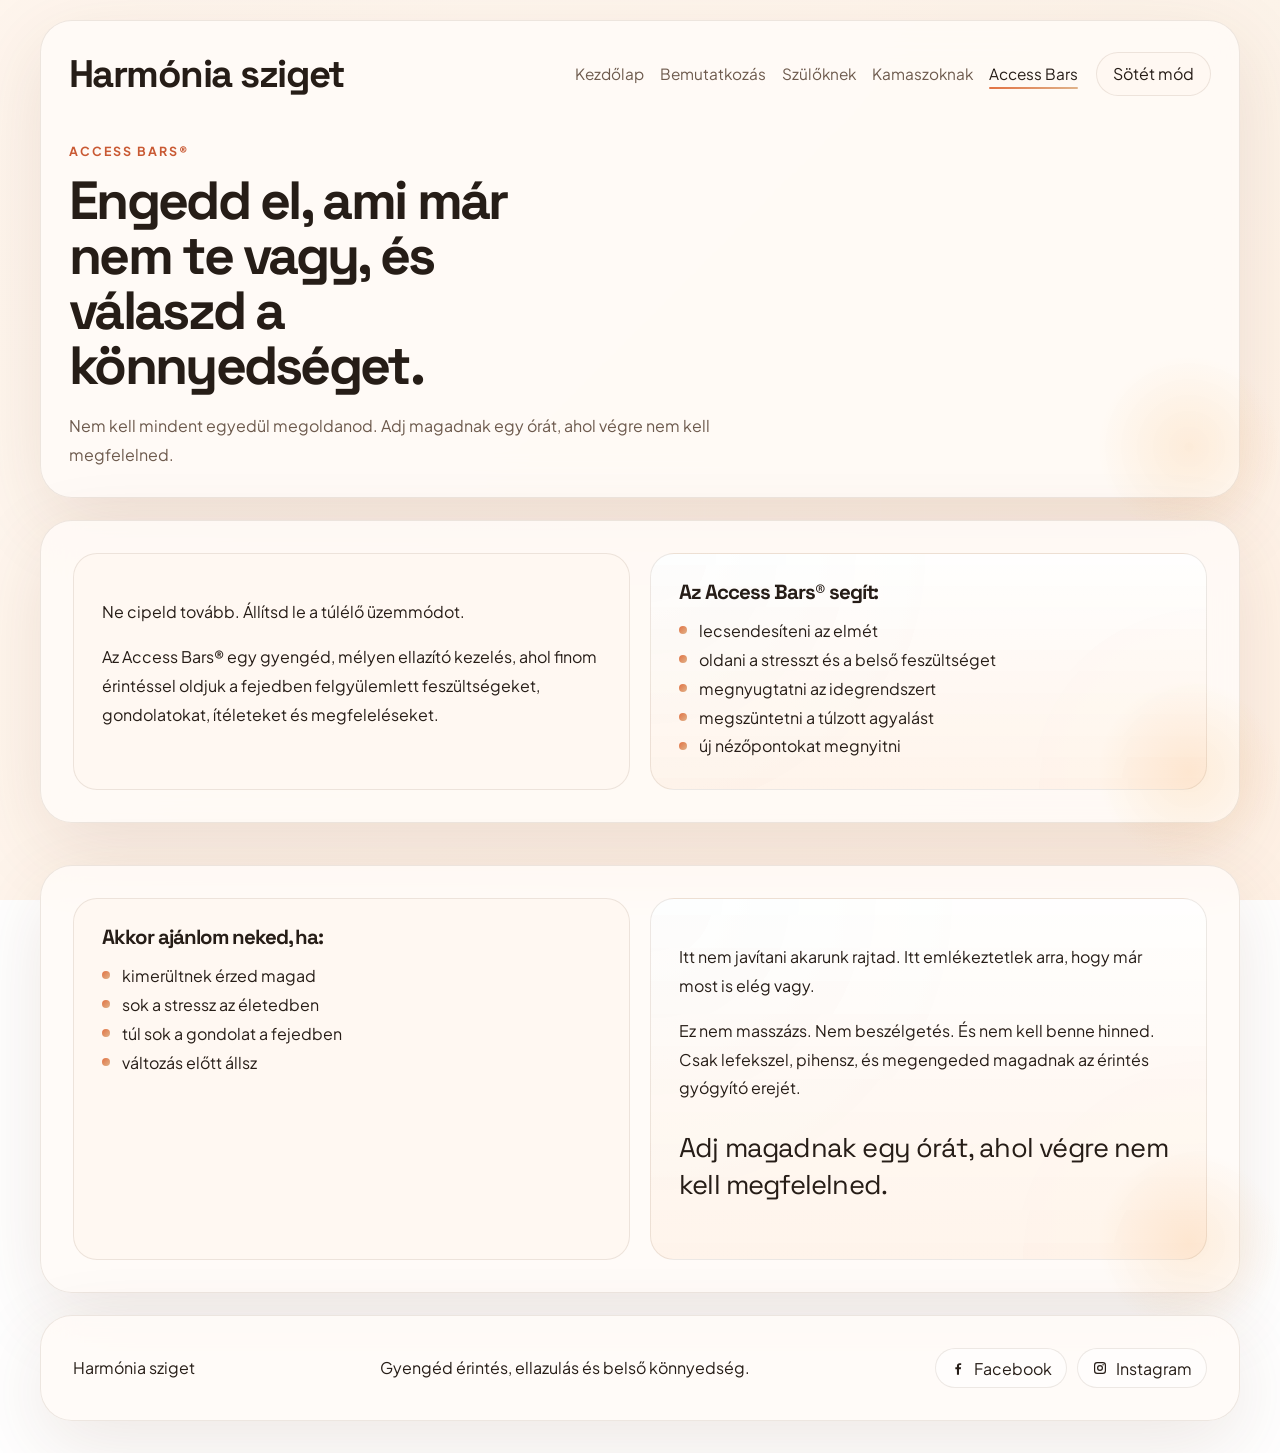
<file: access-bars.html>
<!DOCTYPE html>
<html lang="hu">
<head>
  <meta charset="UTF-8">
  <meta name="viewport" content="width=device-width, initial-scale=1.0">
  <title>Access Bars® | Harmónia sziget</title>
  <link rel="preconnect" href="https://fonts.googleapis.com">
  <link rel="preconnect" href="https://fonts.gstatic.com" crossorigin>
  <link href="https://fonts.googleapis.com/css2?family=Plus+Jakarta+Sans:wght@400;500;600;700;800&family=Space+Grotesk:wght@500;700&display=swap" rel="stylesheet">
  <link rel="stylesheet" href="styles.css">
</head>
<body data-page="access">
  <div class="page-shell">
    <header class="page-header reveal">
      <nav class="topbar">
        <a class="brand brand-link" href="index.html">Harmónia sziget</a>
        <div class="nav-tools">
          <div class="nav-links">
            <a href="index.html" data-nav="home">Kezdőlap</a>
            <a href="bemutatkozas.html" data-nav="bemutatkozas">Bemutatkozás</a>
            <a href="szuloknek.html" data-nav="szuloknek">Szülőknek</a>
            <a href="kamaszoknak.html" data-nav="kamaszoknak">Kamaszoknak</a>
            <a href="access-bars.html" data-nav="access">Access Bars</a>
          </div>
          <button class="theme-toggle" type="button" aria-label="Színmód váltása">
            <span class="theme-toggle-label">Sötét mód</span>
          </button>
        </div>
      </nav>
      <p class="eyebrow">Access Bars®</p>
      <h1 class="page-title">Engedd el, ami már nem te vagy, és válaszd a könnyedséget.</h1>
      <p class="page-lead">Nem kell mindent egyedül megoldanod. Adj magadnak egy órát, ahol végre nem kell megfelelned.</p>
    </header>

    <main class="stack-layout">
      <section class="section reveal">
        <div class="content-grid two-column">
          <article class="panel">
            <p class="lead-text">Ne cipeld tovább. Állítsd le a túlélő üzemmódot.</p>
            <p>Az Access Bars® egy gyengéd, mélyen ellazító kezelés, ahol finom érintéssel oldjuk a fejedben felgyülemlett feszültségeket, gondolatokat, ítéleteket és megfeleléseket.</p>
          </article>
          <article class="panel accent">
            <h3>Az Access Bars® segít:</h3>
            <ul class="feature-list">
              <li>lecsendesíteni az elmét</li>
              <li>oldani a stresszt és a belső feszültséget</li>
              <li>megnyugtatni az idegrendszert</li>
              <li>megszüntetni a túlzott agyalást</li>
              <li>új nézőpontokat megnyitni</li>
            </ul>
          </article>
        </div>
      </section>

      <section class="section reveal">
        <div class="content-grid two-column">
          <article class="panel">
            <h3>Akkor ajánlom neked, ha:</h3>
            <ul class="feature-list">
              <li>kimerültnek érzed magad</li>
              <li>sok a stressz az életedben</li>
              <li>túl sok a gondolat a fejedben</li>
              <li>változás előtt állsz</li>
            </ul>
          </article>
          <article class="panel highlight">
            <p>Itt nem javítani akarunk rajtad. Itt emlékeztetlek arra, hogy már most is elég vagy.</p>
            <p>Ez nem masszázs. Nem beszélgetés. És nem kell benne hinned. Csak lefekszel, pihensz, és megengeded magadnak az érintés gyógyító erejét.</p>
            <p class="closing-line">Adj magadnak egy órát, ahol végre nem kell megfelelned.</p>
          </article>
        </div>
      </section>
    </main>

    <footer class="footer">
      <p>Harmónia sziget</p>
      <p>Gyengéd érintés, ellazulás és belső könnyedség.</p>
      <div class="social-links footer-socials">
        <a href="https://www.facebook.com/Talpgyogyasz" target="_blank" rel="noreferrer">
          <svg viewBox="0 0 24 24" aria-hidden="true"><path d="M13.5 22v-8h2.7l.4-3h-3.1V9.1c0-.9.3-1.6 1.6-1.6h1.7V4.8c-.3 0-1.3-.1-2.4-.1-2.4 0-4 1.4-4 4.1V11H8v3h2.4v8h3.1Z"/></svg>
          <span>Facebook</span>
        </a>
        <a href="https://www.instagram.com/harmonia_nagyatad/" target="_blank" rel="noreferrer">
          <svg viewBox="0 0 24 24" aria-hidden="true"><path d="M7.8 3h8.4A4.8 4.8 0 0 1 21 7.8v8.4a4.8 4.8 0 0 1-4.8 4.8H7.8A4.8 4.8 0 0 1 3 16.2V7.8A4.8 4.8 0 0 1 7.8 3Zm0 1.8A3 3 0 0 0 4.8 7.8v8.4a3 3 0 0 0 3 3h8.4a3 3 0 0 0 3-3V7.8a3 3 0 0 0-3-3H7.8Zm8.85 1.35a1.05 1.05 0 1 1 0 2.1 1.05 1.05 0 0 1 0-2.1ZM12 7.5A4.5 4.5 0 1 1 7.5 12 4.5 4.5 0 0 1 12 7.5Zm0 1.8A2.7 2.7 0 1 0 14.7 12 2.7 2.7 0 0 0 12 9.3Z"/></svg>
          <span>Instagram</span>
        </a>
      </div>
    </footer>
  </div>
  <script src="script.js"></script>
</body>
</html>
</file>
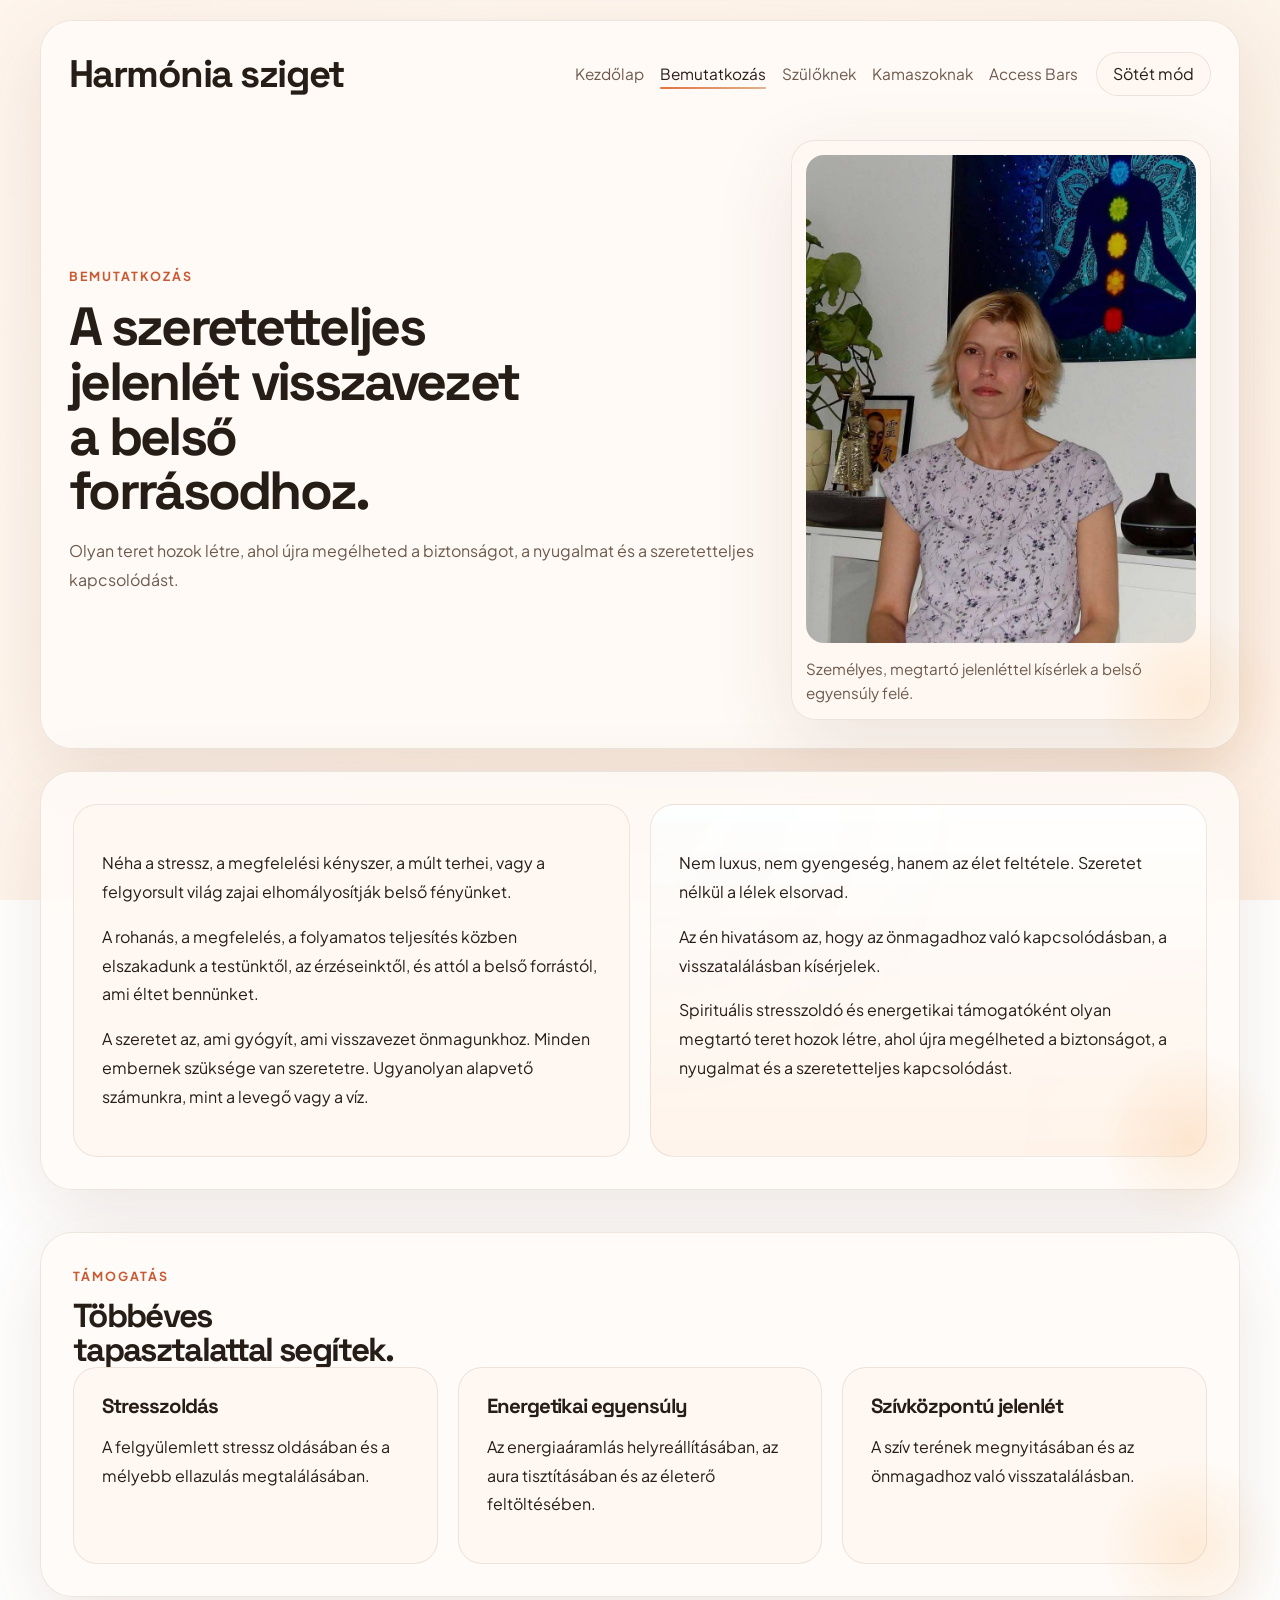
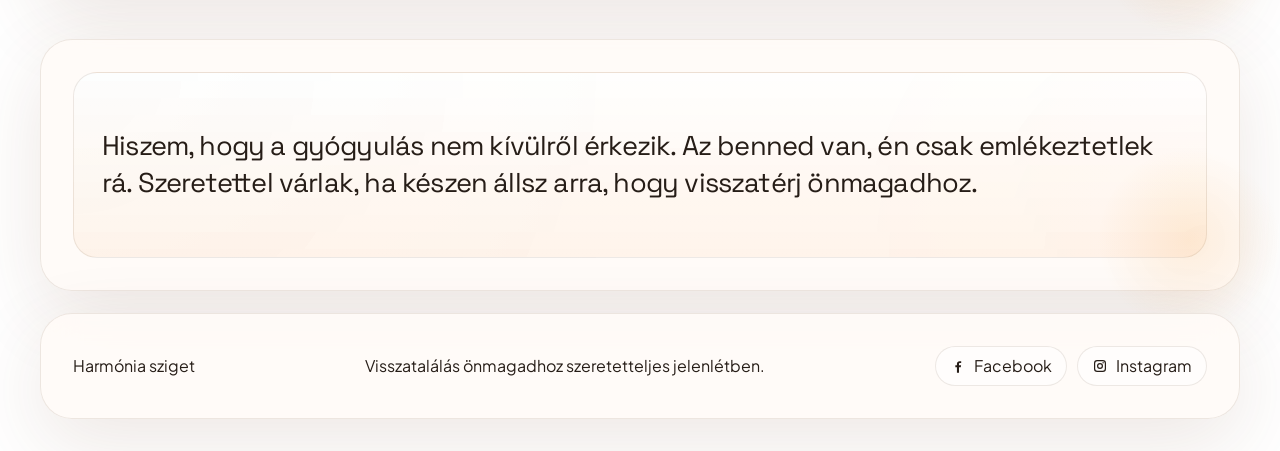
<file: bemutatkozas.html>
<!DOCTYPE html>
<html lang="hu">
<head>
  <meta charset="UTF-8">
  <meta name="viewport" content="width=device-width, initial-scale=1.0">
  <title>Bemutatkozás | Harmónia sziget</title>
  <link rel="preconnect" href="https://fonts.googleapis.com">
  <link rel="preconnect" href="https://fonts.gstatic.com" crossorigin>
  <link href="https://fonts.googleapis.com/css2?family=Plus+Jakarta+Sans:wght@400;500;600;700;800&family=Space+Grotesk:wght@500;700&display=swap" rel="stylesheet">
  <link rel="stylesheet" href="styles.css">
</head>
<body data-page="bemutatkozas">
  <div class="page-shell">
    <header class="page-header reveal">
      <nav class="topbar">
        <a class="brand brand-link" href="index.html">Harmónia sziget</a>
        <div class="nav-tools">
          <div class="nav-links">
            <a href="index.html" data-nav="home">Kezdőlap</a>
            <a href="bemutatkozas.html" data-nav="bemutatkozas">Bemutatkozás</a>
            <a href="szuloknek.html" data-nav="szuloknek">Szülőknek</a>
            <a href="kamaszoknak.html" data-nav="kamaszoknak">Kamaszoknak</a>
            <a href="access-bars.html" data-nav="access">Access Bars</a>
          </div>
          <button class="theme-toggle" type="button" aria-label="Színmód váltása">
            <span class="theme-toggle-label">Sötét mód</span>
          </button>
        </div>
      </nav>
      <div class="intro-hero">
        <div class="intro-copy">
          <p class="eyebrow">Bemutatkozás</p>
          <h1 class="page-title">A szeretetteljes jelenlét visszavezet a belső forrásodhoz.</h1>
          <p class="page-lead">
            Olyan teret hozok létre, ahol újra megélheted a biztonságot, a nyugalmat és a
            szeretetteljes kapcsolódást.
          </p>
        </div>
        <figure class="portrait-card">
          <img src="media/pp.jpg" alt="A Harmónia sziget tulajdonosa" class="portrait-image">
          <figcaption class="portrait-caption">
            Személyes, megtartó jelenléttel kísérlek a belső egyensúly felé.
          </figcaption>
        </figure>
      </div>
    </header>

    <main class="stack-layout">
      <section class="section reveal">
        <div class="content-grid two-column">
          <div class="text-card">
            <p>Néha a stressz, a megfelelési kényszer, a múlt terhei, vagy a felgyorsult világ zajai elhomályosítják belső fényünket.</p>
            <p>A rohanás, a megfelelés, a folyamatos teljesítés közben elszakadunk a testünktől, az érzéseinktől, és attól a belső forrástól, ami éltet bennünket.</p>
            <p>A szeretet az, ami gyógyít, ami visszavezet önmagunkhoz. Minden embernek szüksége van szeretetre. Ugyanolyan alapvető számunkra, mint a levegő vagy a víz.</p>
          </div>
          <div class="text-card emphasis">
            <p>Nem luxus, nem gyengeség, hanem az élet feltétele. Szeretet nélkül a lélek elsorvad.</p>
            <p>Az én hivatásom az, hogy az önmagadhoz való kapcsolódásban, a visszatalálásban kísérjelek.</p>
            <p>Spirituális stresszoldó és energetikai támogatóként olyan megtartó teret hozok létre, ahol újra megélheted a biztonságot, a nyugalmat és a szeretetteljes kapcsolódást.</p>
          </div>
        </div>
      </section>

      <section class="section reveal">
        <div class="section-heading">
          <p class="eyebrow">Támogatás</p>
          <h2>Többéves tapasztalattal segítek.</h2>
        </div>
        <div class="content-grid three-column">
          <article class="panel">
            <h3>Stresszoldás</h3>
            <p>A felgyülemlett stressz oldásában és a mélyebb ellazulás megtalálásában.</p>
          </article>
          <article class="panel">
            <h3>Energetikai egyensúly</h3>
            <p>Az energiaáramlás helyreállításában, az aura tisztításában és az életerő feltöltésében.</p>
          </article>
          <article class="panel">
            <h3>Szívközpontú jelenlét</h3>
            <p>A szív terének megnyitásában és az önmagadhoz való visszatalálásban.</p>
          </article>
        </div>
      </section>

      <section class="section reveal">
        <div class="quote-block">
          <p>Hiszem, hogy a gyógyulás nem kívülről érkezik. Az benned van, én csak emlékeztetlek rá. Szeretettel várlak, ha készen állsz arra, hogy visszatérj önmagadhoz.</p>
        </div>
      </section>
    </main>

    <footer class="footer">
      <p>Harmónia sziget</p>
      <p>Visszatalálás önmagadhoz szeretetteljes jelenlétben.</p>
      <div class="social-links footer-socials">
        <a href="https://www.facebook.com/Talpgyogyasz" target="_blank" rel="noreferrer">
          <svg viewBox="0 0 24 24" aria-hidden="true"><path d="M13.5 22v-8h2.7l.4-3h-3.1V9.1c0-.9.3-1.6 1.6-1.6h1.7V4.8c-.3 0-1.3-.1-2.4-.1-2.4 0-4 1.4-4 4.1V11H8v3h2.4v8h3.1Z"/></svg>
          <span>Facebook</span>
        </a>
        <a href="https://www.instagram.com/harmonia_nagyatad/" target="_blank" rel="noreferrer">
          <svg viewBox="0 0 24 24" aria-hidden="true"><path d="M7.8 3h8.4A4.8 4.8 0 0 1 21 7.8v8.4a4.8 4.8 0 0 1-4.8 4.8H7.8A4.8 4.8 0 0 1 3 16.2V7.8A4.8 4.8 0 0 1 7.8 3Zm0 1.8A3 3 0 0 0 4.8 7.8v8.4a3 3 0 0 0 3 3h8.4a3 3 0 0 0 3-3V7.8a3 3 0 0 0-3-3H7.8Zm8.85 1.35a1.05 1.05 0 1 1 0 2.1 1.05 1.05 0 0 1 0-2.1ZM12 7.5A4.5 4.5 0 1 1 7.5 12 4.5 4.5 0 0 1 12 7.5Zm0 1.8A2.7 2.7 0 1 0 14.7 12 2.7 2.7 0 0 0 12 9.3Z"/></svg>
          <span>Instagram</span>
        </a>
      </div>
    </footer>
  </div>
  <script src="script.js"></script>
</body>
</html>
</file>
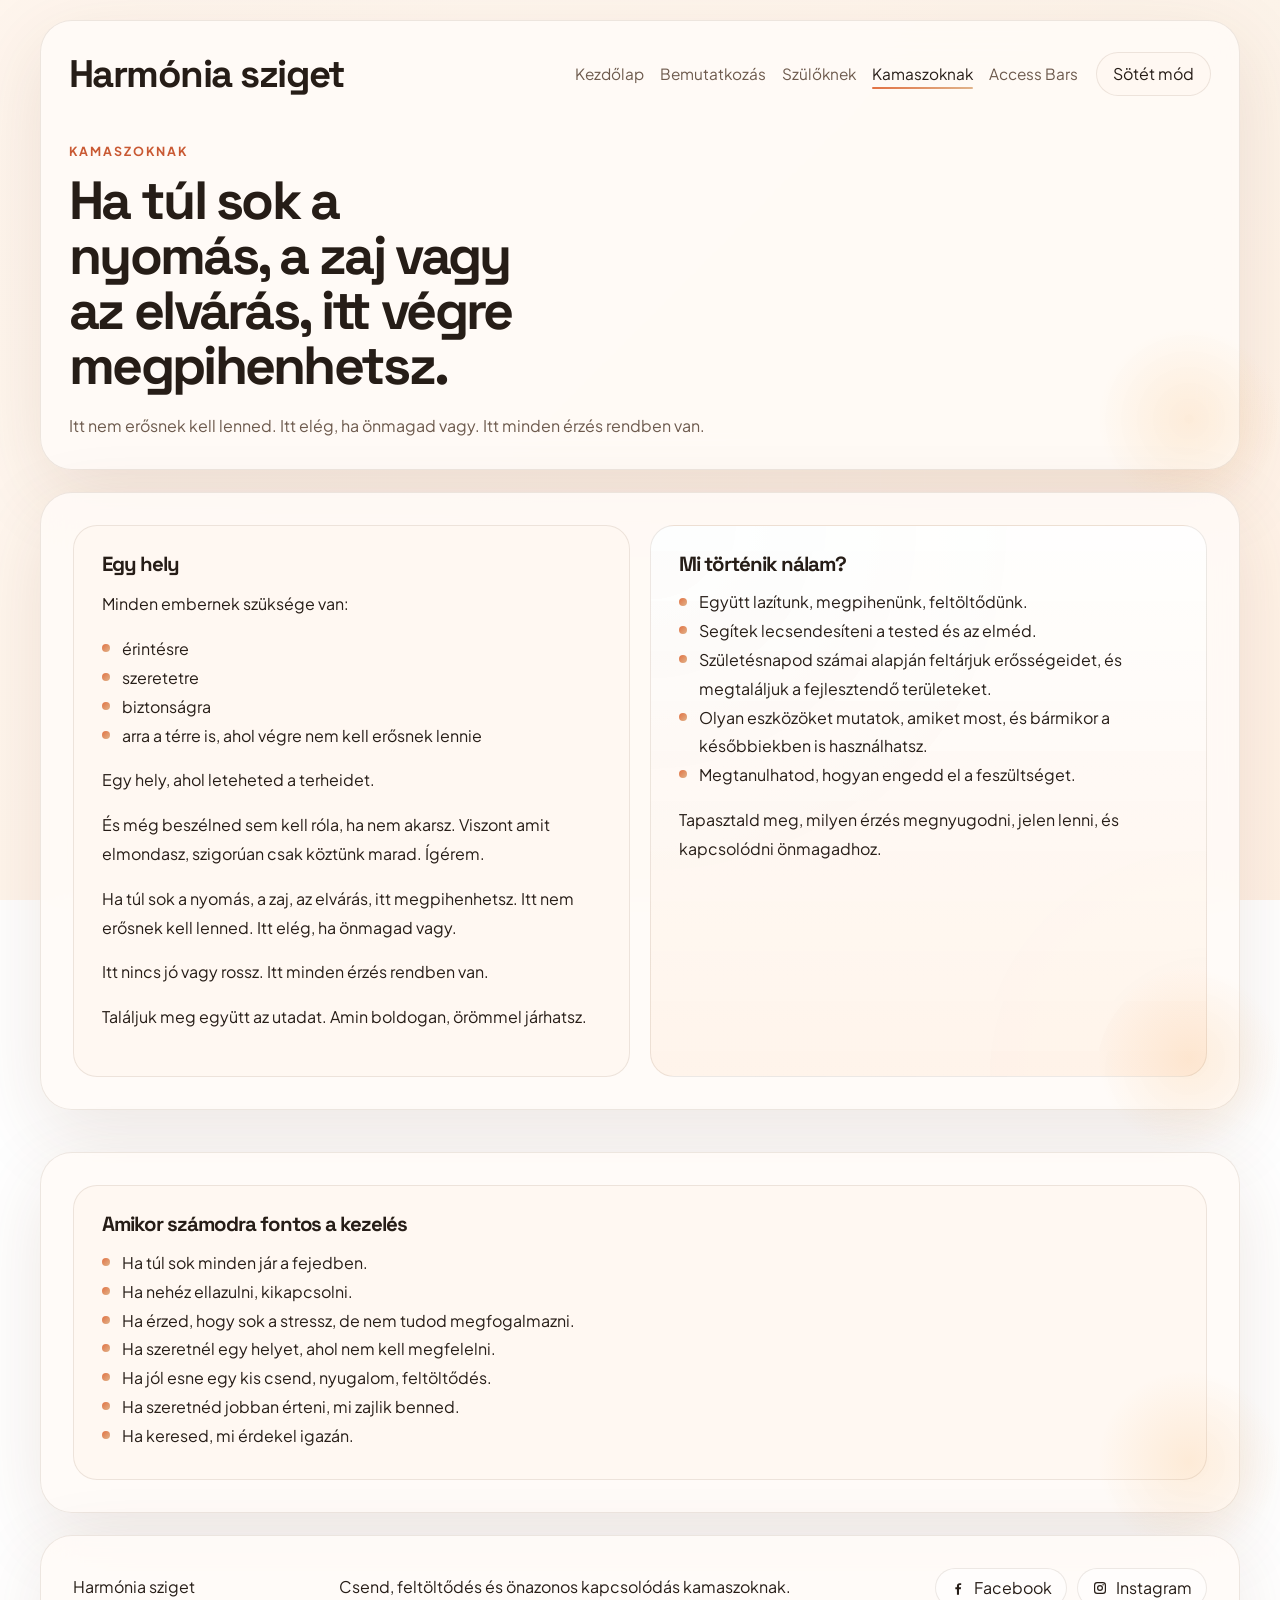
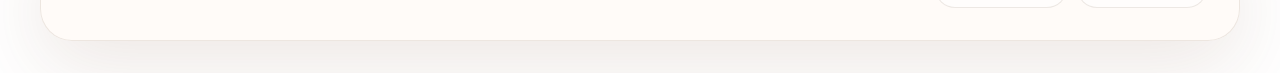
<file: kamaszoknak.html>
<!DOCTYPE html>
<html lang="hu">
<head>
  <meta charset="UTF-8">
  <meta name="viewport" content="width=device-width, initial-scale=1.0">
  <title>Kamaszoknak | Harmónia sziget</title>
  <link rel="preconnect" href="https://fonts.googleapis.com">
  <link rel="preconnect" href="https://fonts.gstatic.com" crossorigin>
  <link href="https://fonts.googleapis.com/css2?family=Plus+Jakarta+Sans:wght@400;500;600;700;800&family=Space+Grotesk:wght@500;700&display=swap" rel="stylesheet">
  <link rel="stylesheet" href="styles.css">
</head>
<body data-page="kamaszoknak">
  <div class="page-shell">
    <header class="page-header reveal">
      <nav class="topbar">
        <a class="brand brand-link" href="index.html">Harmónia sziget</a>
        <div class="nav-tools">
          <div class="nav-links">
            <a href="index.html" data-nav="home">Kezdőlap</a>
            <a href="bemutatkozas.html" data-nav="bemutatkozas">Bemutatkozás</a>
            <a href="szuloknek.html" data-nav="szuloknek">Szülőknek</a>
            <a href="kamaszoknak.html" data-nav="kamaszoknak">Kamaszoknak</a>
            <a href="access-bars.html" data-nav="access">Access Bars</a>
          </div>
          <button class="theme-toggle" type="button" aria-label="Színmód váltása">
            <span class="theme-toggle-label">Sötét mód</span>
          </button>
        </div>
      </nav>
      <p class="eyebrow">Kamaszoknak</p>
      <h1 class="page-title">Ha túl sok a nyomás, a zaj vagy az elvárás, itt végre megpihenhetsz.</h1>
      <p class="page-lead">Itt nem erősnek kell lenned. Itt elég, ha önmagad vagy. Itt minden érzés rendben van.</p>
    </header>

    <main class="stack-layout">
      <section class="section reveal">
        <div class="content-grid two-column">
          <article class="panel">
            <h3>Egy hely</h3>
            <p>Minden embernek szüksége van:</p>
            <ul class="feature-list">
              <li>érintésre</li>
              <li>szeretetre</li>
              <li>biztonságra</li>
              <li>arra a térre is, ahol végre nem kell erősnek lennie</li>
            </ul>
            <p>Egy hely, ahol leteheted a terheidet.</p>
            <p>És még beszélned sem kell róla, ha nem akarsz. Viszont amit elmondasz, szigorúan csak köztünk marad. Ígérem.</p>
            <p>Ha túl sok a nyomás, a zaj, az elvárás, itt megpihenhetsz. Itt nem erősnek kell lenned. Itt elég, ha önmagad vagy.</p>
            <p>Itt nincs jó vagy rossz. Itt minden érzés rendben van.</p>
            <p>Találjuk meg együtt az utadat. Amin boldogan, örömmel járhatsz.</p>
          </article>
          <article class="panel highlight">
            <h3>Mi történik nálam?</h3>
            <ul class="feature-list">
              <li>Együtt lazítunk, megpihenünk, feltöltődünk.</li>
              <li>Segítek lecsendesíteni a tested és az elméd.</li>
              <li>Születésnapod számai alapján feltárjuk erősségeidet, és megtaláljuk a fejlesztendő területeket.</li>
              <li>Olyan eszközöket mutatok, amiket most, és bármikor a későbbiekben is használhatsz.</li>
              <li>Megtanulhatod, hogyan engedd el a feszültséget.</li>
            </ul>
            <p>Tapasztald meg, milyen érzés megnyugodni, jelen lenni, és kapcsolódni önmagadhoz.</p>
          </article>
        </div>
      </section>

      <section class="section reveal">
        <div class="panel">
          <h3>Amikor számodra fontos a kezelés</h3>
          <ul class="feature-list">
            <li>Ha túl sok minden jár a fejedben.</li>
            <li>Ha nehéz ellazulni, kikapcsolni.</li>
            <li>Ha érzed, hogy sok a stressz, de nem tudod megfogalmazni.</li>
            <li>Ha szeretnél egy helyet, ahol nem kell megfelelni.</li>
            <li>Ha jól esne egy kis csend, nyugalom, feltöltődés.</li>
            <li>Ha szeretnéd jobban érteni, mi zajlik benned.</li>
            <li>Ha keresed, mi érdekel igazán.</li>
          </ul>
        </div>
      </section>
    </main>

    <footer class="footer">
      <p>Harmónia sziget</p>
      <p>Csend, feltöltődés és önazonos kapcsolódás kamaszoknak.</p>
      <div class="social-links footer-socials">
        <a href="https://www.facebook.com/Talpgyogyasz" target="_blank" rel="noreferrer">
          <svg viewBox="0 0 24 24" aria-hidden="true"><path d="M13.5 22v-8h2.7l.4-3h-3.1V9.1c0-.9.3-1.6 1.6-1.6h1.7V4.8c-.3 0-1.3-.1-2.4-.1-2.4 0-4 1.4-4 4.1V11H8v3h2.4v8h3.1Z"/></svg>
          <span>Facebook</span>
        </a>
        <a href="https://www.instagram.com/harmonia_nagyatad/" target="_blank" rel="noreferrer">
          <svg viewBox="0 0 24 24" aria-hidden="true"><path d="M7.8 3h8.4A4.8 4.8 0 0 1 21 7.8v8.4a4.8 4.8 0 0 1-4.8 4.8H7.8A4.8 4.8 0 0 1 3 16.2V7.8A4.8 4.8 0 0 1 7.8 3Zm0 1.8A3 3 0 0 0 4.8 7.8v8.4a3 3 0 0 0 3 3h8.4a3 3 0 0 0 3-3V7.8a3 3 0 0 0-3-3H7.8Zm8.85 1.35a1.05 1.05 0 1 1 0 2.1 1.05 1.05 0 0 1 0-2.1ZM12 7.5A4.5 4.5 0 1 1 7.5 12 4.5 4.5 0 0 1 12 7.5Zm0 1.8A2.7 2.7 0 1 0 14.7 12 2.7 2.7 0 0 0 12 9.3Z"/></svg>
          <span>Instagram</span>
        </a>
      </div>
    </footer>
  </div>
  <script src="script.js"></script>
</body>
</html>
</file>
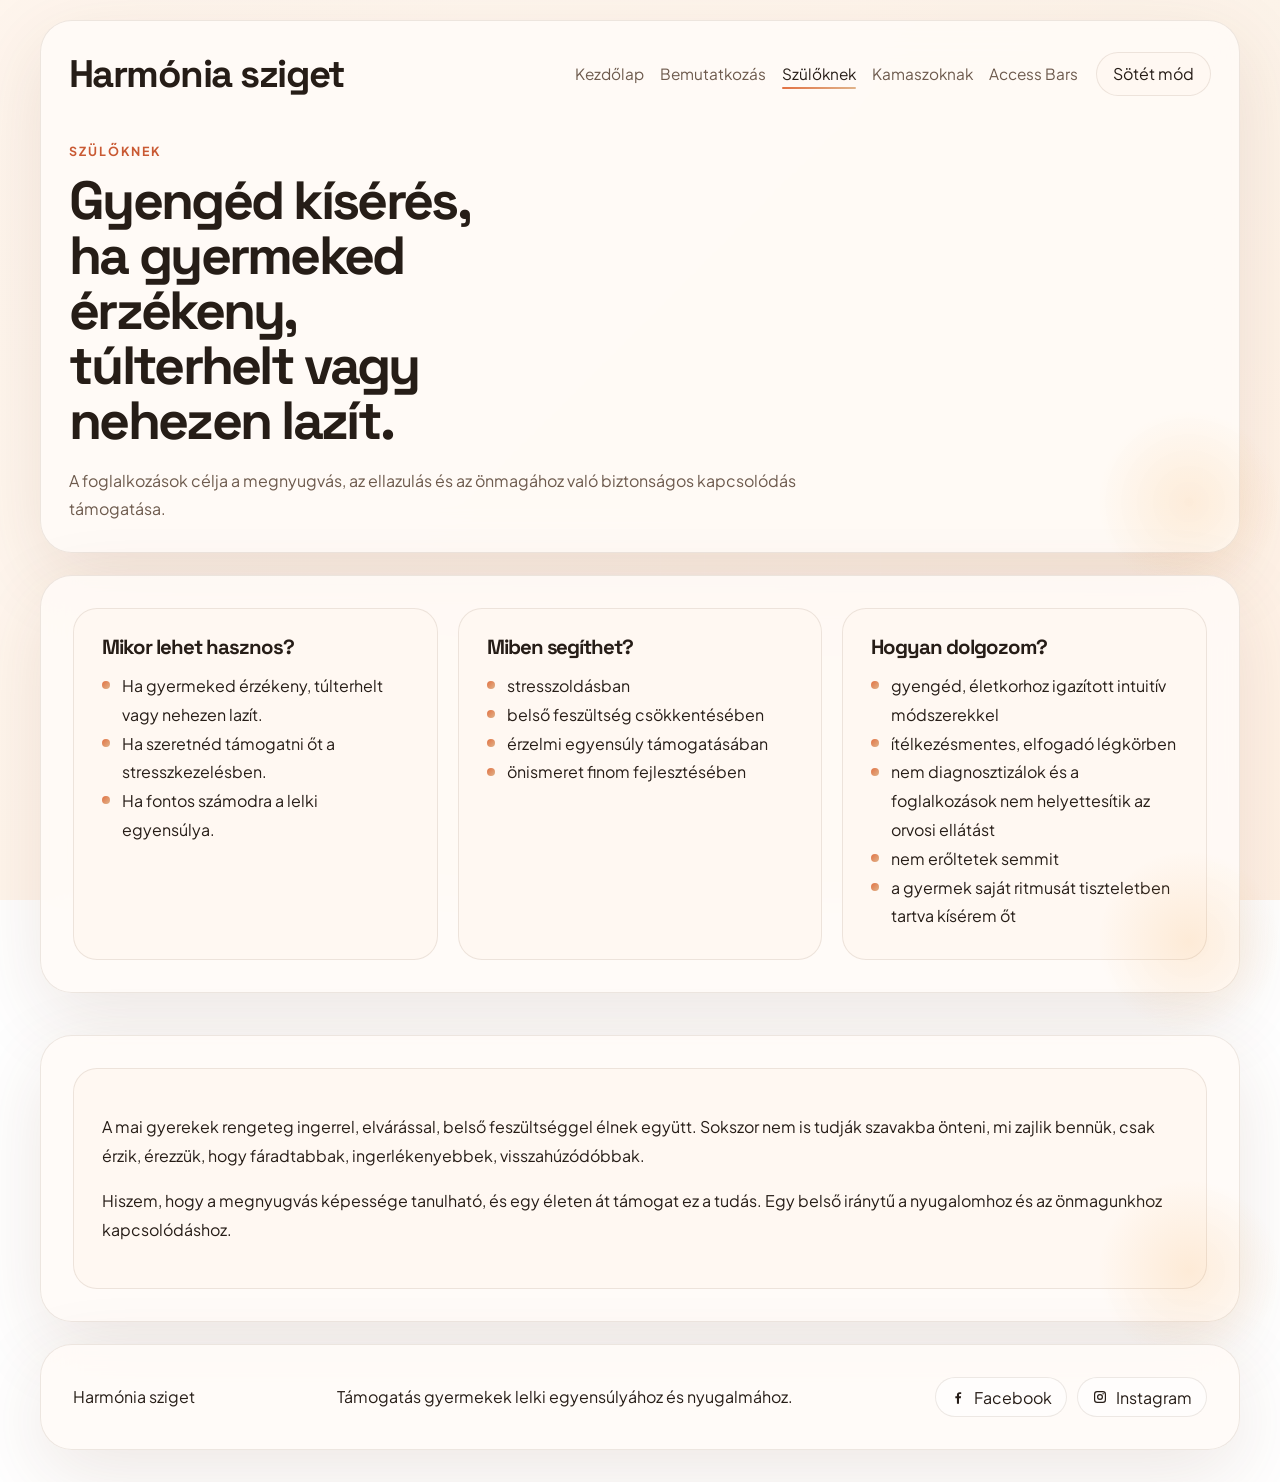
<file: szuloknek.html>
<!DOCTYPE html>
<html lang="hu">
<head>
  <meta charset="UTF-8">
  <meta name="viewport" content="width=device-width, initial-scale=1.0">
  <title>Szülőknek | Harmónia sziget</title>
  <link rel="preconnect" href="https://fonts.googleapis.com">
  <link rel="preconnect" href="https://fonts.gstatic.com" crossorigin>
  <link href="https://fonts.googleapis.com/css2?family=Plus+Jakarta+Sans:wght@400;500;600;700;800&family=Space+Grotesk:wght@500;700&display=swap" rel="stylesheet">
  <link rel="stylesheet" href="styles.css">
</head>
<body data-page="szuloknek">
  <div class="page-shell">
    <header class="page-header reveal">
      <nav class="topbar">
        <a class="brand brand-link" href="index.html">Harmónia sziget</a>
        <div class="nav-tools">
          <div class="nav-links">
            <a href="index.html" data-nav="home">Kezdőlap</a>
            <a href="bemutatkozas.html" data-nav="bemutatkozas">Bemutatkozás</a>
            <a href="szuloknek.html" data-nav="szuloknek">Szülőknek</a>
            <a href="kamaszoknak.html" data-nav="kamaszoknak">Kamaszoknak</a>
            <a href="access-bars.html" data-nav="access">Access Bars</a>
          </div>
          <button class="theme-toggle" type="button" aria-label="Színmód váltása">
            <span class="theme-toggle-label">Sötét mód</span>
          </button>
        </div>
      </nav>
      <p class="eyebrow">Szülőknek</p>
      <h1 class="page-title">Gyengéd kísérés, ha gyermeked érzékeny, túlterhelt vagy nehezen lazít.</h1>
      <p class="page-lead">A foglalkozások célja a megnyugvás, az ellazulás és az önmagához való biztonságos kapcsolódás támogatása.</p>
    </header>

    <main class="stack-layout">
      <section class="section reveal">
        <div class="content-grid three-column">
          <article class="panel">
            <h3>Mikor lehet hasznos?</h3>
            <ul class="feature-list">
              <li>Ha gyermeked érzékeny, túlterhelt vagy nehezen lazít.</li>
              <li>Ha szeretnéd támogatni őt a stresszkezelésben.</li>
              <li>Ha fontos számodra a lelki egyensúlya.</li>
            </ul>
          </article>
          <article class="panel">
            <h3>Miben segíthet?</h3>
            <ul class="feature-list">
              <li>stresszoldásban</li>
              <li>belső feszültség csökkentésében</li>
              <li>érzelmi egyensúly támogatásában</li>
              <li>önismeret finom fejlesztésében</li>
            </ul>
          </article>
          <article class="panel">
            <h3>Hogyan dolgozom?</h3>
            <ul class="feature-list">
              <li>gyengéd, életkorhoz igazított intuitív módszerekkel</li>
              <li>ítélkezésmentes, elfogadó légkörben</li>
              <li>nem diagnosztizálok és a foglalkozások nem helyettesítik az orvosi ellátást</li>
              <li>nem erőltetek semmit</li>
              <li>a gyermek saját ritmusát tiszteletben tartva kísérem őt</li>
            </ul>
          </article>
        </div>
      </section>

      <section class="section reveal">
        <div class="text-card">
          <p>A mai gyerekek rengeteg ingerrel, elvárással, belső feszültséggel élnek együtt. Sokszor nem is tudják szavakba önteni, mi zajlik bennük, csak érzik, érezzük, hogy fáradtabbak, ingerlékenyebbek, visszahúzódóbbak.</p>
          <p>Hiszem, hogy a megnyugvás képessége tanulható, és egy életen át támogat ez a tudás. Egy belső iránytű a nyugalomhoz és az önmagunkhoz kapcsolódáshoz.</p>
        </div>
      </section>
    </main>

    <footer class="footer">
      <p>Harmónia sziget</p>
      <p>Támogatás gyermekek lelki egyensúlyához és nyugalmához.</p>
      <div class="social-links footer-socials">
        <a href="https://www.facebook.com/Talpgyogyasz" target="_blank" rel="noreferrer">
          <svg viewBox="0 0 24 24" aria-hidden="true"><path d="M13.5 22v-8h2.7l.4-3h-3.1V9.1c0-.9.3-1.6 1.6-1.6h1.7V4.8c-.3 0-1.3-.1-2.4-.1-2.4 0-4 1.4-4 4.1V11H8v3h2.4v8h3.1Z"/></svg>
          <span>Facebook</span>
        </a>
        <a href="https://www.instagram.com/harmonia_nagyatad/" target="_blank" rel="noreferrer">
          <svg viewBox="0 0 24 24" aria-hidden="true"><path d="M7.8 3h8.4A4.8 4.8 0 0 1 21 7.8v8.4a4.8 4.8 0 0 1-4.8 4.8H7.8A4.8 4.8 0 0 1 3 16.2V7.8A4.8 4.8 0 0 1 7.8 3Zm0 1.8A3 3 0 0 0 4.8 7.8v8.4a3 3 0 0 0 3 3h8.4a3 3 0 0 0 3-3V7.8a3 3 0 0 0-3-3H7.8Zm8.85 1.35a1.05 1.05 0 1 1 0 2.1 1.05 1.05 0 0 1 0-2.1ZM12 7.5A4.5 4.5 0 1 1 7.5 12 4.5 4.5 0 0 1 12 7.5Zm0 1.8A2.7 2.7 0 1 0 14.7 12 2.7 2.7 0 0 0 12 9.3Z"/></svg>
          <span>Instagram</span>
        </a>
      </div>
    </footer>
  </div>
  <script src="script.js"></script>
</body>
</html>
</file>
<file: styles.css>
:root {
  --bg: #fff6ee;
  --surface: rgba(255, 251, 247, 0.86);
  --surface-strong: rgba(255, 248, 242, 0.94);
  --line: rgba(105, 73, 54, 0.12);
  --text: #261d17;
  --muted: #6d5a4d;
  --accent: #e27243;
  --accent-strong: #f3a347;
  --accent-deep: #c95933;
  --aqua: #79c8c6;
  --shadow: 0 24px 80px rgba(103, 58, 29, 0.12);
  --radius-xl: 32px;
  --radius-lg: 24px;
  --max-width: 1200px;
  --header-image: url("https://images.unsplash.com/photo-1758466873790-c8df1fada4ea?auto=format&fit=crop&w=1600&q=80");
}

body[data-theme="dark"] {
  --bg: #161311;
  --surface: rgba(32, 24, 22, 0.88);
  --surface-strong: rgba(45, 33, 30, 0.94);
  --line: rgba(243, 223, 205, 0.1);
  --text: #f8efe6;
  --muted: #d4bbab;
  --accent: #ff9a62;
  --accent-strong: #ffd166;
  --accent-deep: #ffba92;
  --aqua: #8ed8d1;
  --shadow: 0 28px 80px rgba(0, 0, 0, 0.34);
}

* { box-sizing: border-box; }
html { scroll-behavior: smooth; }

body {
  position: relative;
  margin: 0;
  min-height: 100vh;
  font-family: "Plus Jakarta Sans", sans-serif;
  color: var(--text);
  background:
    linear-gradient(135deg, rgba(255, 247, 239, 0.9), rgba(255, 239, 225, 0.86)),
    radial-gradient(circle at top left, rgba(226, 114, 67, 0.2), transparent 30%),
    radial-gradient(circle at top right, rgba(121, 200, 198, 0.16), transparent 28%),
    var(--header-image);
  background-size: cover;
  background-position: center top;
  background-attachment: fixed;
  transition: background 220ms ease, color 220ms ease;
}

body[data-theme="dark"] {
  background:
    linear-gradient(135deg, rgba(26, 21, 19, 0.9), rgba(17, 15, 13, 0.88)),
    radial-gradient(circle at top left, rgba(255, 154, 98, 0.12), transparent 30%),
    radial-gradient(circle at top right, rgba(142, 216, 209, 0.1), transparent 28%),
    var(--header-image);
  background-size: cover;
  background-position: center top;
  background-attachment: fixed;
}

body::before {
  content: "";
  position: fixed;
  inset: 0;
  pointer-events: none;
  background-image:
    linear-gradient(rgba(255, 255, 255, 0.14) 1px, transparent 1px),
    linear-gradient(90deg, rgba(255, 255, 255, 0.14) 1px, transparent 1px);
  background-size: 44px 44px;
  mask-image: radial-gradient(circle at center, black 40%, transparent 88%);
  opacity: 0.35;
}

body[data-theme="dark"]::before {
  background-image:
    linear-gradient(rgba(255, 255, 255, 0.04) 1px, transparent 1px),
    linear-gradient(90deg, rgba(255, 255, 255, 0.04) 1px, transparent 1px);
}

a { color: inherit; }

.page-shell {
  position: relative;
  z-index: 1;
  width: min(calc(100% - 32px), var(--max-width));
  margin: 20px auto 32px;
}

.flea-layer {
  position: fixed;
  inset: 0;
  pointer-events: none;
  overflow: hidden;
  z-index: 0;
}

.flea {
  position: absolute;
  display: none;
  width: clamp(34px, 3.2vw, 54px);
  height: auto;
  opacity: 0.48;
  pointer-events: none;
  user-select: none;
  filter: drop-shadow(0 8px 18px rgba(0, 0, 0, 0.18));
  will-change: left, top, transform, opacity;
}

.hero, .page-header, .section, .footer, .feature-panel {
  border: 1px solid var(--line);
  border-radius: var(--radius-xl);
  background: var(--surface);
  backdrop-filter: blur(18px);
  box-shadow: var(--shadow);
}

.hero, .page-header { padding: 28px; }
.section, .footer { margin-top: 22px; padding: 32px; }

.topbar {
  display: flex;
  align-items: center;
  justify-content: space-between;
  gap: 20px;
  margin-bottom: 42px;
}

.brand {
  font-family: "Space Grotesk", sans-serif;
  font-size: clamp(1.8rem, 3.4vw, 2.4rem);
  font-weight: 700;
  letter-spacing: -0.04em;
}

.brand-link { text-decoration: none; }

.nav-tools {
  display: flex;
  align-items: center;
  gap: 18px;
  flex-wrap: wrap;
}

.nav-links {
  display: flex;
  flex-wrap: wrap;
  gap: 16px;
}

.nav-links a {
  position: relative;
  color: var(--muted);
  text-decoration: none;
  font-size: 0.96rem;
}

.nav-links a::after {
  content: "";
  position: absolute;
  left: 0;
  bottom: -6px;
  width: 100%;
  height: 2px;
  border-radius: 999px;
  background: linear-gradient(90deg, var(--accent), #e0b38a);
  transform: scaleX(0);
  transform-origin: left;
  transition: transform 180ms ease;
}

.nav-links a:hover,
.nav-links a.is-active {
  color: var(--text);
}

.nav-links a:hover::after,
.nav-links a.is-active::after {
  transform: scaleX(1);
}

.theme-toggle {
  border: 1px solid var(--line);
  background: var(--surface-strong);
  color: var(--text);
  border-radius: 999px;
  min-height: 44px;
  padding: 0 16px;
  font: inherit;
  cursor: pointer;
}

.hero-content,
.content-grid,
.home-grid,
.stack-layout {
  display: grid;
  gap: 20px;
}

.intro-hero {
  display: grid;
  grid-template-columns: minmax(0, 1.1fr) minmax(280px, 420px);
  gap: 28px;
  align-items: center;
}

.intro-copy {
  min-width: 0;
}

.hero-content,
.two-column {
  grid-template-columns: repeat(2, minmax(0, 1fr));
}

.three-column {
  grid-template-columns: repeat(3, minmax(0, 1fr));
}

.home-grid {
  grid-template-columns: repeat(2, minmax(0, 1fr));
  margin-top: 22px;
}

.hero-card, .panel, .text-card, .quote-block, .feature-panel {
  padding: 28px;
  border-radius: var(--radius-lg);
  background: var(--surface-strong);
  border: 1px solid var(--line);
}

.feature-panel {
  text-decoration: none;
}

.contact-section {
  position: relative;
  overflow: hidden;
}

.contact-section::before {
  content: "";
  position: absolute;
  inset: 0;
  background: linear-gradient(135deg, rgba(121, 200, 198, 0.12), rgba(243, 163, 71, 0.08));
  opacity: 1;
  pointer-events: none;
}

.contact-section > * {
  position: relative;
  z-index: 1;
}

.portrait-card {
  margin: 0;
  padding: 14px;
  border-radius: var(--radius-lg);
  background: var(--surface-strong);
  border: 1px solid var(--line);
  box-shadow: var(--shadow);
}

.portrait-image {
  display: block;
  width: 100%;
  aspect-ratio: 4 / 5;
  object-fit: cover;
  object-position: center top;
  border-radius: 18px;
}

.portrait-caption {
  margin-top: 14px;
  color: var(--muted);
  font-size: 0.95rem;
  line-height: 1.6;
}

.map-card {
  min-height: 360px;
  padding: 8px;
  border-radius: var(--radius-lg);
  background: var(--surface-strong);
  border: 1px solid var(--line);
  box-shadow: var(--shadow);
}

#map {
  width: 100%;
  height: 100%;
  min-height: 344px;
  border-radius: 20px;
  overflow: hidden;
}

.contact-card {
  display: flex;
  flex-direction: column;
  justify-content: center;
  gap: 2px;
}

.contact-actions {
  display: flex;
  flex-wrap: wrap;
  gap: 12px;
  margin-top: 8px;
  align-items: center;
}

.reservio-button-container {
  display: inline-flex;
}

.reservio-button-container iframe,
.reservio-button-container a,
.reservio-button-container button {
  max-width: 100%;
}

.social-links {
  display: flex;
  flex-wrap: wrap;
  gap: 10px;
  margin-top: 16px;
}

.social-links a {
  display: inline-flex;
  align-items: center;
  gap: 8px;
  min-height: 40px;
  padding: 0 14px;
  border-radius: 999px;
  text-decoration: none;
  color: var(--text);
  background: rgba(255, 255, 255, 0.68);
  border: 1px solid var(--line);
  transition: transform 180ms ease, background 180ms ease, border-color 180ms ease;
}

.social-links svg {
  width: 16px;
  height: 16px;
  fill: currentColor;
  flex: 0 0 16px;
}

.social-links a:hover {
  transform: translateY(-2px);
  border-color: rgba(201, 89, 51, 0.24);
}

.footer-socials {
  margin-top: 0;
}

.hero-card,
.feature-panel,
.emphasis,
.highlight,
.accent,
.quote-block {
  background:
    linear-gradient(180deg, rgba(255, 255, 255, 0.88), rgba(255, 243, 233, 0.92)),
    radial-gradient(circle at top left, rgba(121, 200, 198, 0.14), transparent 52%),
    radial-gradient(circle at bottom right, rgba(243, 163, 71, 0.12), transparent 35%);
}

body[data-theme="dark"] .hero-card,
body[data-theme="dark"] .feature-panel,
body[data-theme="dark"] .emphasis,
body[data-theme="dark"] .highlight,
body[data-theme="dark"] .accent,
body[data-theme="dark"] .quote-block,
body[data-theme="dark"] .map-card,
body[data-theme="dark"] .portrait-card {
  background:
    linear-gradient(180deg, rgba(46, 36, 31, 0.95), rgba(31, 25, 21, 0.96)),
    radial-gradient(circle at top left, rgba(166, 183, 158, 0.08), transparent 48%);
}

.eyebrow {
  margin: 0 0 12px;
  color: var(--accent-deep);
  font-size: 0.78rem;
  font-weight: 700;
  letter-spacing: 0.16em;
  text-transform: uppercase;
}

h1, h2, h3 {
  margin: 0;
  font-family: "Space Grotesk", sans-serif;
  line-height: 1.02;
  letter-spacing: -0.05em;
}

h1 {
  max-width: 10ch;
  font-size: clamp(2.1rem, 4.2vw, 3.5rem);
  margin-bottom: 22px;
}

h2 {
  max-width: 15ch;
  font-size: clamp(1.45rem, 2.6vw, 2.15rem);
}

h3 {
  font-size: clamp(1.08rem, 1.7vw, 1.28rem);
  margin-bottom: 18px;
}

.page-title {
  max-width: 13ch;
  margin-bottom: 18px;
}

.lead, .lead-text, .page-lead, p, li {
  font-size: 1rem;
  line-height: 1.8;
}

.lead, .page-lead {
  max-width: 62ch;
  color: var(--muted);
  margin: 0;
}

.hero-actions {
  display: flex;
  flex-wrap: wrap;
  gap: 14px;
  margin-top: 28px;
}

.button {
  display: inline-flex;
  align-items: center;
  justify-content: center;
  min-height: 48px;
  padding: 0 22px;
  border-radius: 999px;
  text-decoration: none;
  font-weight: 600;
}

.button-primary {
  color: #fffaf6;
  background: linear-gradient(135deg, var(--accent) 0%, var(--accent-strong) 100%);
  box-shadow: 0 18px 34px rgba(226, 114, 67, 0.32);
}

.button-secondary {
  color: var(--text);
  background: rgba(255, 255, 255, 0.7);
  border: 1px solid var(--line);
}

.feature-list {
  margin: 0;
  padding: 0;
  list-style: none;
}

.feature-list li {
  position: relative;
  padding-left: 20px;
}

.feature-list li::before {
  content: "";
  position: absolute;
  left: 0;
  top: 0.82em;
  width: 8px;
  height: 8px;
  border-radius: 50%;
  background: linear-gradient(135deg, var(--accent), #e0b38a);
  transform: translateY(-50%);
}

.quote-block p,
.closing-line {
  font-family: "Space Grotesk", sans-serif;
  font-size: clamp(1.3rem, 2.6vw, 1.7rem);
  line-height: 1.35;
  letter-spacing: -0.03em;
}

.footer {
  display: flex;
  justify-content: space-between;
  gap: 16px;
  align-items: center;
  flex-wrap: wrap;
}

.footer p { margin: 0; }

.reveal {
  opacity: 0;
  transform: translateY(28px);
  transition: opacity 700ms ease, transform 700ms ease;
}

.reveal.is-visible {
  opacity: 1;
  transform: translateY(0);
}

.hero-card,
.panel,
.text-card,
.quote-block,
.feature-panel,
.theme-toggle,
.button {
  transition: transform 220ms ease, box-shadow 220ms ease, border-color 220ms ease, background 220ms ease;
}

.hero-card:hover,
.panel:hover,
.text-card:hover,
.quote-block:hover,
.feature-panel:hover,
.theme-toggle:hover,
.button:hover {
  transform: translateY(-3px);
}

.hero::after,
.page-header::after,
.section::after {
  content: "";
  position: absolute;
  inset: auto -40px -40px auto;
  width: 180px;
  height: 180px;
  border-radius: 50%;
  background: radial-gradient(circle, rgba(243, 163, 71, 0.16) 0%, rgba(243, 163, 71, 0) 72%);
  pointer-events: none;
}

.feature-panel h2,
.panel h3 {
  margin-bottom: 14px;
}

@media (max-width: 980px) {
  .hero-content,
  .intro-hero,
  .two-column,
  .three-column,
  .home-grid {
    grid-template-columns: 1fr;
  }

  .topbar,
  .nav-tools,
  .footer {
    flex-direction: column;
    align-items: flex-start;
  }

  .topbar,
  .nav-tools,
  .nav-links {
    width: 100%;
  }

  .nav-tools {
    gap: 14px;
  }

  .nav-links {
    gap: 10px 12px;
  }

  .nav-links a {
    padding: 8px 0;
  }

  .theme-toggle {
    min-height: 46px;
  }

  .contact-actions,
  .social-links,
  .footer-socials {
    width: 100%;
  }

  .contact-card {
    gap: 6px;
  }

  .map-card {
    min-height: 320px;
  }

  #map {
    min-height: 304px;
  }

  h1,
  .page-title {
    max-width: 100%;
  }
}

@media (max-width: 640px) {
  .page-shell {
    width: min(calc(100% - 20px), var(--max-width));
    margin: 10px auto 20px;
  }

  .hero, .page-header, .section, .footer, .feature-panel {
    border-radius: 24px;
  }

  .hero,
  .page-header,
  .section,
  .footer,
  .hero-card,
  .panel,
  .text-card,
  .quote-block,
  .feature-panel {
    padding: 20px;
  }

  .topbar {
    gap: 16px;
    margin-bottom: 28px;
  }

  .brand {
    font-size: 1.6rem;
  }

  .nav-links {
    display: grid;
    grid-template-columns: repeat(2, minmax(0, 1fr));
    gap: 8px 14px;
  }

  .nav-links a {
    font-size: 0.92rem;
  }

  .button,
  .theme-toggle {
    width: 100%;
  }

  .contact-actions {
    flex-direction: column;
    align-items: stretch;
  }

  .social-links {
    gap: 8px;
  }

  .social-links a {
    width: 100%;
    justify-content: center;
  }

  .map-card {
    min-height: 260px;
    padding: 6px;
  }

  #map {
    min-height: 248px;
    border-radius: 16px;
  }

  .footer {
    gap: 12px;
  }

  .footer p {
    width: 100%;
  }

  .reveal,
  .reveal.is-visible {
    opacity: 1;
    transform: none;
  }
}

@media (min-width: 641px) and (max-width: 980px) {
  .page-shell {
    width: min(calc(100% - 28px), var(--max-width));
  }

  .contact-actions .button,
  .contact-actions .reservio-button-container {
    min-width: 220px;
  }
}

@media (max-width: 980px) {
  body,
  body[data-theme="dark"] {
    background-attachment: scroll;
  }
}
</file>
